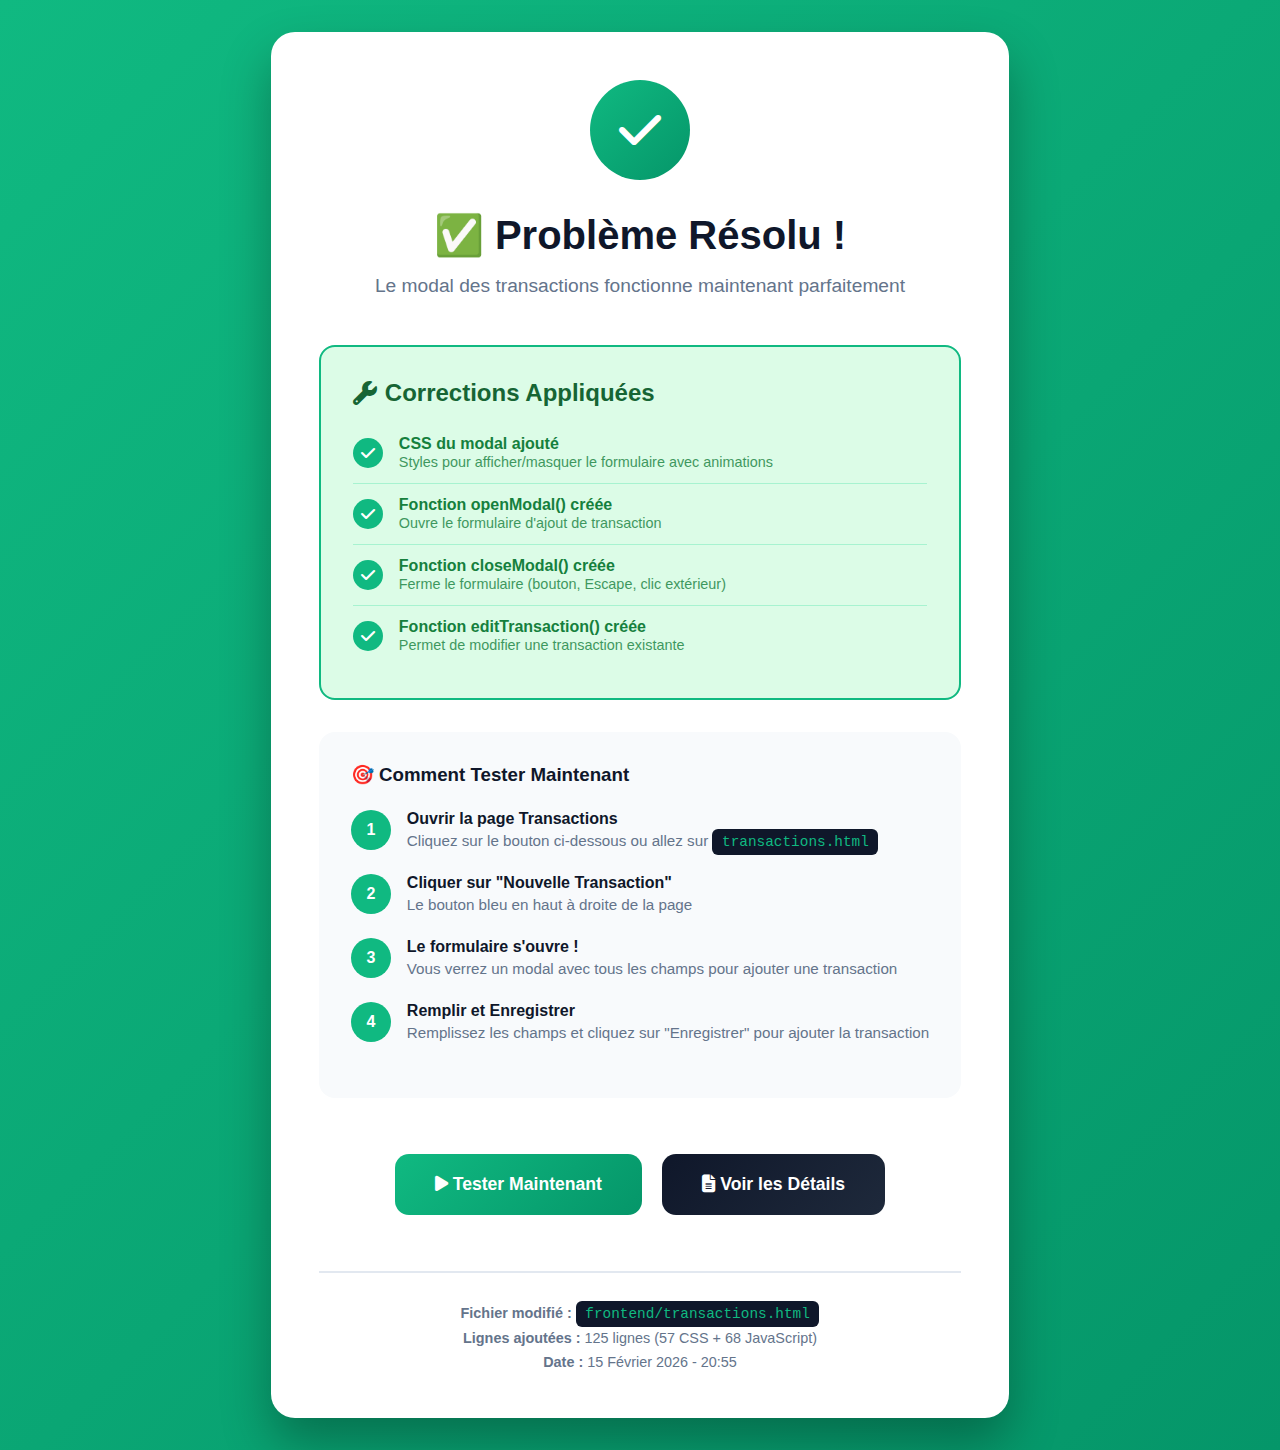
<file: frontend/correction_reussie.html>
<!DOCTYPE html>
<html lang="fr">

<head>
    <meta charset="UTF-8">
    <meta name="viewport" content="width=device-width, initial-scale=1.0">
    <title>✅ Correction Réussie !</title>
    <link rel="stylesheet" href="https://cdnjs.cloudflare.com/ajax/libs/font-awesome/6.5.1/css/all.min.css">
    <style>
        * {
            margin: 0;
            padding: 0;
            box-sizing: border-box;
        }

        body {
            font-family: 'Segoe UI', Tahoma, Geneva, Verdana, sans-serif;
            background: linear-gradient(135deg, #10b981 0%, #059669 100%);
            min-height: 100vh;
            display: flex;
            align-items: center;
            justify-content: center;
            padding: 2rem;
        }

        .container {
            max-width: 800px;
            background: white;
            border-radius: 24px;
            padding: 3rem;
            box-shadow: 0 25px 50px rgba(0, 0, 0, 0.3);
            text-align: center;
        }

        .success-icon {
            width: 100px;
            height: 100px;
            background: linear-gradient(135deg, #10b981, #059669);
            border-radius: 50%;
            display: flex;
            align-items: center;
            justify-content: center;
            margin: 0 auto 2rem;
            font-size: 3rem;
            color: white;
            animation: bounce 1s ease infinite;
        }

        @keyframes bounce {

            0%,
            100% {
                transform: translateY(0);
            }

            50% {
                transform: translateY(-10px);
            }
        }

        h1 {
            color: #0f172a;
            font-size: 2.5rem;
            margin-bottom: 1rem;
        }

        .subtitle {
            color: #64748b;
            font-size: 1.2rem;
            margin-bottom: 3rem;
        }

        .fix-box {
            background: #dcfce7;
            border: 2px solid #10b981;
            border-radius: 16px;
            padding: 2rem;
            margin-bottom: 2rem;
            text-align: left;
        }

        .fix-box h2 {
            color: #166534;
            margin-bottom: 1rem;
            display: flex;
            align-items: center;
            gap: 0.5rem;
        }

        .fix-box ul {
            list-style: none;
            padding: 0;
        }

        .fix-box li {
            color: #15803d;
            padding: 0.75rem 0;
            border-bottom: 1px solid #a7f3d0;
            display: flex;
            align-items: center;
            gap: 1rem;
        }

        .fix-box li:last-child {
            border-bottom: none;
        }

        .check-icon {
            width: 30px;
            height: 30px;
            background: #10b981;
            border-radius: 50%;
            display: flex;
            align-items: center;
            justify-content: center;
            color: white;
            flex-shrink: 0;
        }

        .btn {
            display: inline-block;
            padding: 1.25rem 2.5rem;
            background: linear-gradient(135deg, #0f172a, #1e293b);
            color: white;
            text-decoration: none;
            border-radius: 14px;
            font-weight: bold;
            font-size: 1.1rem;
            margin: 0.5rem;
            transition: all 0.3s;
        }

        .btn:hover {
            transform: translateY(-3px);
            box-shadow: 0 15px 30px rgba(0, 0, 0, 0.3);
        }

        .btn.primary {
            background: linear-gradient(135deg, #10b981, #059669);
        }

        .code {
            background: #0f172a;
            color: #10b981;
            padding: 0.3rem 0.6rem;
            border-radius: 6px;
            font-family: 'Courier New', monospace;
            font-size: 0.9rem;
        }

        .steps {
            background: #f8fafc;
            border-radius: 16px;
            padding: 2rem;
            margin-top: 2rem;
            text-align: left;
        }

        .steps h3 {
            color: #0f172a;
            margin-bottom: 1.5rem;
        }

        .step {
            display: flex;
            gap: 1rem;
            margin-bottom: 1.5rem;
            align-items: flex-start;
        }

        .step-number {
            width: 40px;
            height: 40px;
            background: #10b981;
            color: white;
            border-radius: 50%;
            display: flex;
            align-items: center;
            justify-content: center;
            font-weight: bold;
            flex-shrink: 0;
        }

        .step-content {
            flex: 1;
        }

        .step-title {
            font-weight: bold;
            color: #0f172a;
            margin-bottom: 0.25rem;
        }

        .step-description {
            color: #64748b;
            font-size: 0.95rem;
        }
    </style>
</head>

<body>
    <div class="container">
        <div class="success-icon">
            <i class="fas fa-check"></i>
        </div>

        <h1>✅ Problème Résolu !</h1>
        <p class="subtitle">Le modal des transactions fonctionne maintenant parfaitement</p>

        <div class="fix-box">
            <h2><i class="fas fa-wrench"></i> Corrections Appliquées</h2>
            <ul>
                <li>
                    <div class="check-icon"><i class="fas fa-check"></i></div>
                    <div>
                        <strong>CSS du modal ajouté</strong><br>
                        <span style="font-size: 0.9rem; opacity: 0.8;">Styles pour afficher/masquer le formulaire avec
                            animations</span>
                    </div>
                </li>
                <li>
                    <div class="check-icon"><i class="fas fa-check"></i></div>
                    <div>
                        <strong>Fonction openModal() créée</strong><br>
                        <span style="font-size: 0.9rem; opacity: 0.8;">Ouvre le formulaire d'ajout de transaction</span>
                    </div>
                </li>
                <li>
                    <div class="check-icon"><i class="fas fa-check"></i></div>
                    <div>
                        <strong>Fonction closeModal() créée</strong><br>
                        <span style="font-size: 0.9rem; opacity: 0.8;">Ferme le formulaire (bouton, Escape, clic
                            extérieur)</span>
                    </div>
                </li>
                <li>
                    <div class="check-icon"><i class="fas fa-check"></i></div>
                    <div>
                        <strong>Fonction editTransaction() créée</strong><br>
                        <span style="font-size: 0.9rem; opacity: 0.8;">Permet de modifier une transaction
                            existante</span>
                    </div>
                </li>
            </ul>
        </div>

        <div class="steps">
            <h3>🎯 Comment Tester Maintenant</h3>

            <div class="step">
                <div class="step-number">1</div>
                <div class="step-content">
                    <div class="step-title">Ouvrir la page Transactions</div>
                    <div class="step-description">
                        Cliquez sur le bouton ci-dessous ou allez sur <span class="code">transactions.html</span>
                    </div>
                </div>
            </div>

            <div class="step">
                <div class="step-number">2</div>
                <div class="step-content">
                    <div class="step-title">Cliquer sur "Nouvelle Transaction"</div>
                    <div class="step-description">
                        Le bouton bleu en haut à droite de la page
                    </div>
                </div>
            </div>

            <div class="step">
                <div class="step-number">3</div>
                <div class="step-content">
                    <div class="step-title">Le formulaire s'ouvre !</div>
                    <div class="step-description">
                        Vous verrez un modal avec tous les champs pour ajouter une transaction
                    </div>
                </div>
            </div>

            <div class="step">
                <div class="step-number">4</div>
                <div class="step-content">
                    <div class="step-title">Remplir et Enregistrer</div>
                    <div class="step-description">
                        Remplissez les champs et cliquez sur "Enregistrer" pour ajouter la transaction
                    </div>
                </div>
            </div>
        </div>

        <div style="margin-top: 3rem;">
            <a href="transactions.html" class="btn primary">
                <i class="fas fa-play"></i> Tester Maintenant
            </a>
            <a href="CORRECTION_MODAL.md" class="btn">
                <i class="fas fa-file-alt"></i> Voir les Détails
            </a>
        </div>

        <div
            style="margin-top: 3rem; padding-top: 2rem; border-top: 2px solid #e2e8f0; color: #64748b; font-size: 0.9rem;">
            <p><strong>Fichier modifié :</strong> <span class="code">frontend/transactions.html</span></p>
            <p style="margin-top: 0.5rem;"><strong>Lignes ajoutées :</strong> 125 lignes (57 CSS + 68 JavaScript)</p>
            <p style="margin-top: 0.5rem;"><strong>Date :</strong> 15 Février 2026 - 20:55</p>
        </div>
    </div>
</body>

</html>
</file>
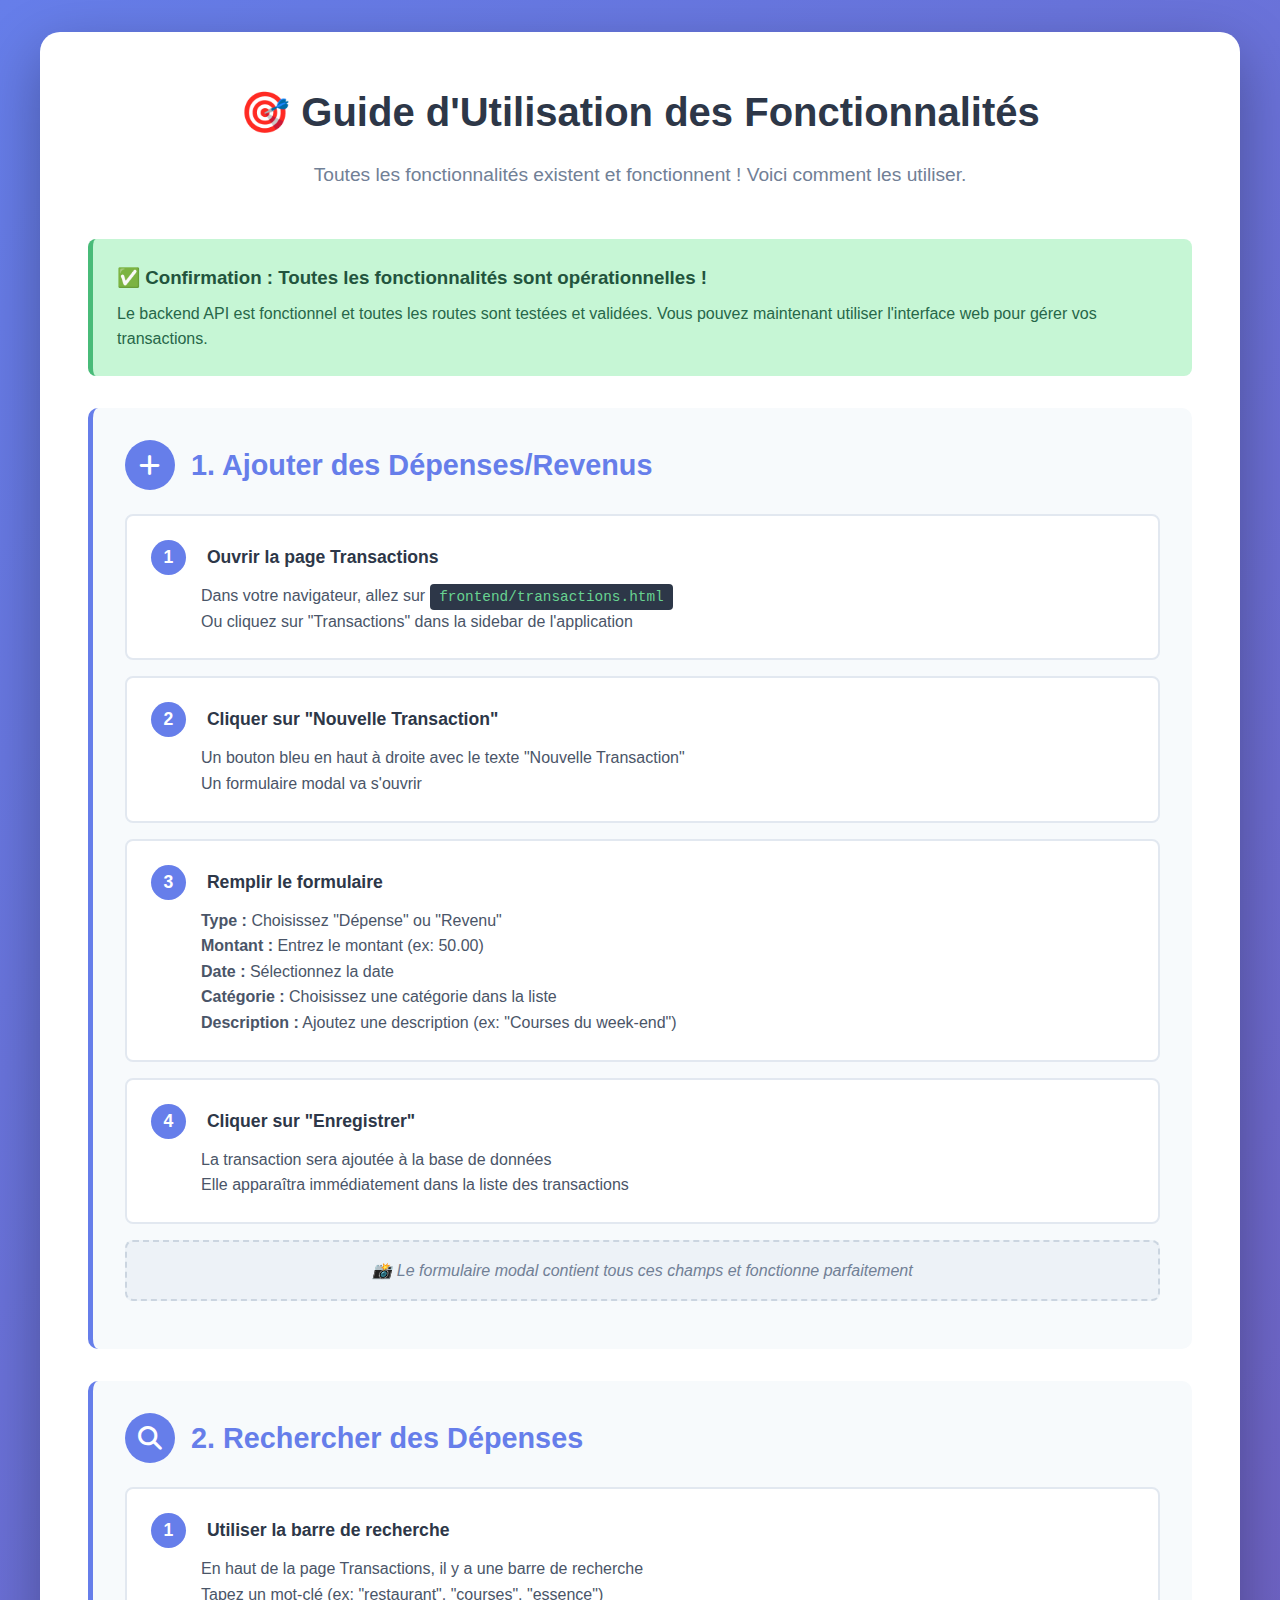
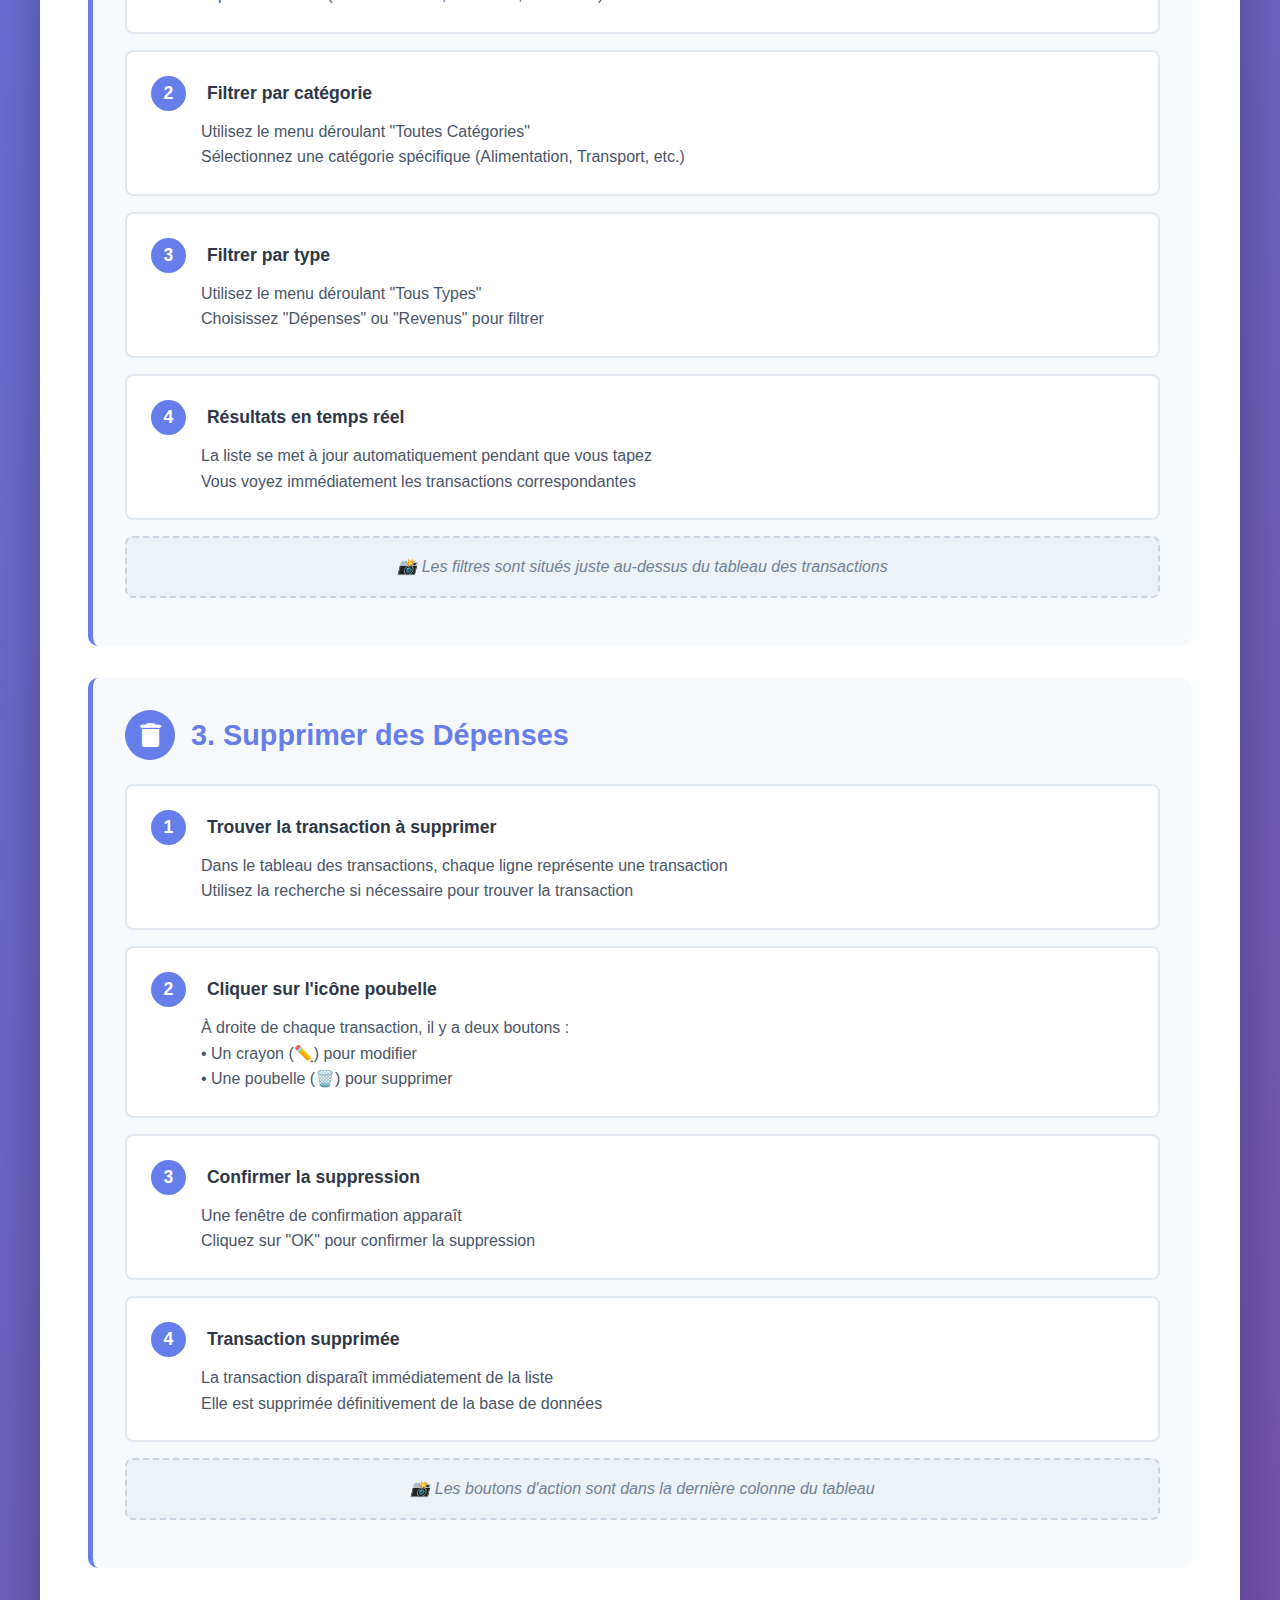
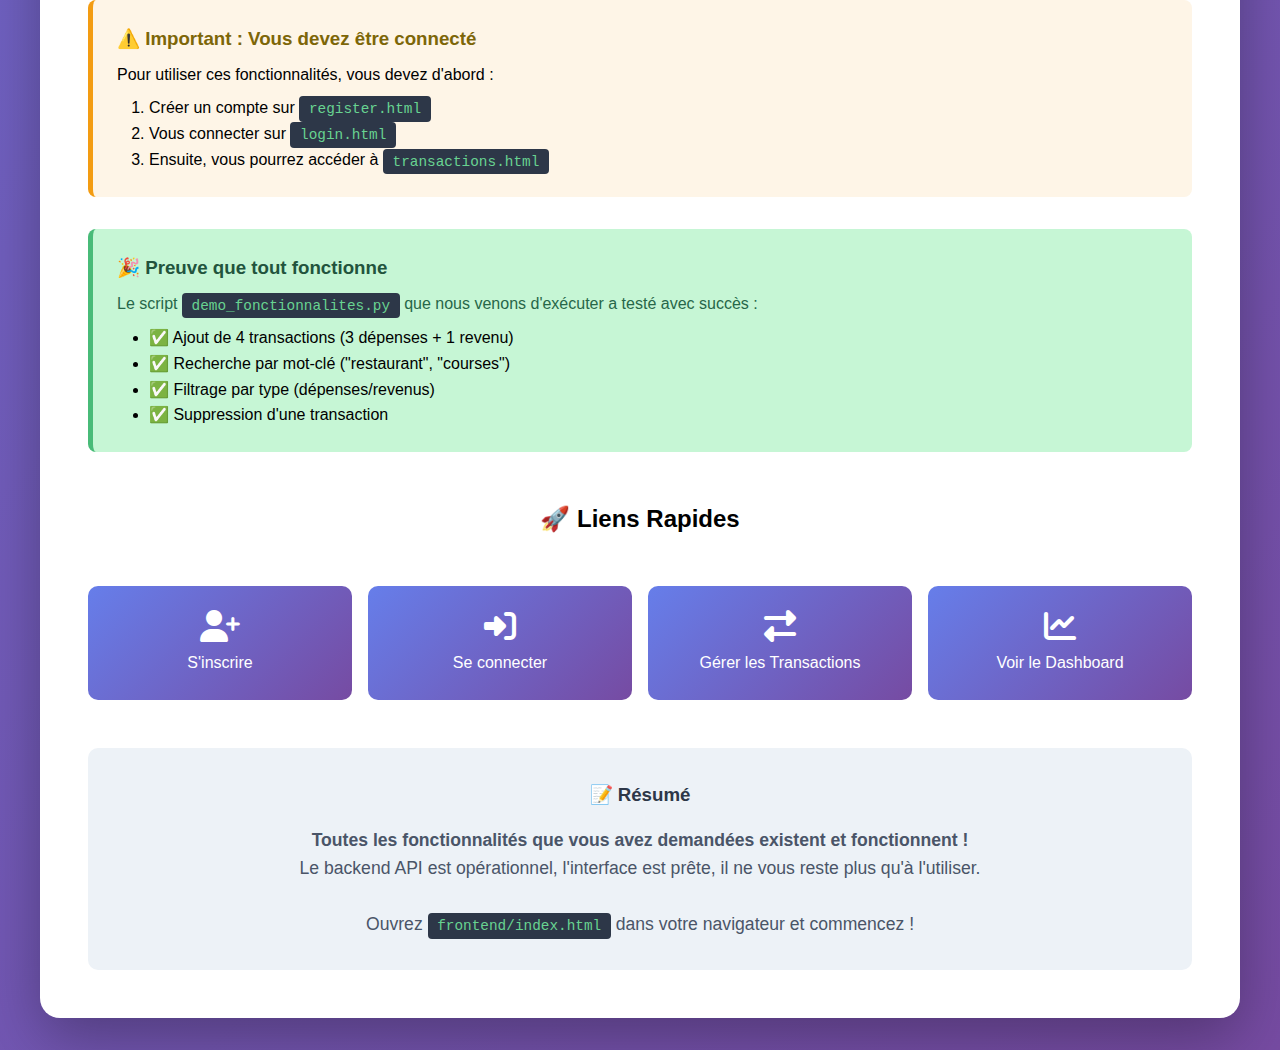
<file: frontend/guide_fonctionnalites.html>
<!DOCTYPE html>
<html lang="fr">

<head>
    <meta charset="UTF-8">
    <meta name="viewport" content="width=device-width, initial-scale=1.0">
    <title>Guide d'Utilisation - Fonctionnalités Transactions</title>
    <link rel="stylesheet" href="https://cdnjs.cloudflare.com/ajax/libs/font-awesome/6.5.1/css/all.min.css">
    <style>
        * {
            margin: 0;
            padding: 0;
            box-sizing: border-box;
        }

        body {
            font-family: 'Segoe UI', Tahoma, Geneva, Verdana, sans-serif;
            background: linear-gradient(135deg, #667eea 0%, #764ba2 100%);
            padding: 2rem;
            line-height: 1.6;
        }

        .container {
            max-width: 1200px;
            margin: 0 auto;
            background: white;
            border-radius: 20px;
            padding: 3rem;
            box-shadow: 0 20px 60px rgba(0, 0, 0, 0.3);
        }

        h1 {
            color: #2d3748;
            font-size: 2.5rem;
            margin-bottom: 1rem;
            text-align: center;
        }

        .subtitle {
            text-align: center;
            color: #718096;
            font-size: 1.2rem;
            margin-bottom: 3rem;
        }

        .feature {
            background: #f7fafc;
            border-left: 5px solid #667eea;
            padding: 2rem;
            margin-bottom: 2rem;
            border-radius: 10px;
        }

        .feature h2 {
            color: #667eea;
            font-size: 1.8rem;
            margin-bottom: 1rem;
            display: flex;
            align-items: center;
            gap: 1rem;
        }

        .feature-icon {
            width: 50px;
            height: 50px;
            background: #667eea;
            color: white;
            border-radius: 50%;
            display: flex;
            align-items: center;
            justify-content: center;
            font-size: 1.5rem;
        }

        .steps {
            margin-top: 1.5rem;
        }

        .step {
            background: white;
            padding: 1.5rem;
            margin-bottom: 1rem;
            border-radius: 8px;
            border: 2px solid #e2e8f0;
        }

        .step-number {
            display: inline-block;
            width: 35px;
            height: 35px;
            background: #667eea;
            color: white;
            border-radius: 50%;
            text-align: center;
            line-height: 35px;
            font-weight: bold;
            margin-right: 1rem;
        }

        .step-title {
            font-weight: bold;
            color: #2d3748;
            font-size: 1.1rem;
            margin-bottom: 0.5rem;
        }

        .step-description {
            color: #4a5568;
            margin-left: 50px;
        }

        .screenshot {
            background: #edf2f7;
            padding: 1rem;
            border-radius: 8px;
            margin: 1rem 0;
            border: 2px dashed #cbd5e0;
            text-align: center;
            color: #718096;
            font-style: italic;
        }

        .success-box {
            background: #c6f6d5;
            border-left: 5px solid #48bb78;
            padding: 1.5rem;
            border-radius: 8px;
            margin: 2rem 0;
        }

        .success-box h3 {
            color: #22543d;
            margin-bottom: 0.5rem;
        }

        .success-box p {
            color: #276749;
        }

        .warning-box {
            background: #fef5e7;
            border-left: 5px solid #f39c12;
            padding: 1.5rem;
            border-radius: 8px;
            margin: 2rem 0;
        }

        .warning-box h3 {
            color: #7d6608;
            margin-bottom: 0.5rem;
        }

        .code {
            background: #2d3748;
            color: #68d391;
            padding: 0.3rem 0.6rem;
            border-radius: 4px;
            font-family: 'Courier New', monospace;
            font-size: 0.9rem;
        }

        .btn-demo {
            display: inline-block;
            background: #667eea;
            color: white;
            padding: 1rem 2rem;
            border-radius: 8px;
            text-decoration: none;
            font-weight: bold;
            margin: 1rem 0;
            transition: all 0.3s;
        }

        .btn-demo:hover {
            background: #5a67d8;
            transform: translateY(-2px);
            box-shadow: 0 5px 15px rgba(102, 126, 234, 0.4);
        }

        .quick-links {
            display: grid;
            grid-template-columns: repeat(auto-fit, minmax(250px, 1fr));
            gap: 1rem;
            margin-top: 3rem;
        }

        .quick-link {
            background: linear-gradient(135deg, #667eea 0%, #764ba2 100%);
            color: white;
            padding: 1.5rem;
            border-radius: 10px;
            text-align: center;
            text-decoration: none;
            transition: all 0.3s;
        }

        .quick-link:hover {
            transform: translateY(-5px);
            box-shadow: 0 10px 25px rgba(0, 0, 0, 0.2);
        }

        .quick-link i {
            font-size: 2rem;
            margin-bottom: 0.5rem;
        }
    </style>
</head>

<body>
    <div class="container">
        <h1>🎯 Guide d'Utilisation des Fonctionnalités</h1>
        <p class="subtitle">Toutes les fonctionnalités existent et fonctionnent ! Voici comment les utiliser.</p>

        <div class="success-box">
            <h3>✅ Confirmation : Toutes les fonctionnalités sont opérationnelles !</h3>
            <p>Le backend API est fonctionnel et toutes les routes sont testées et validées. Vous pouvez maintenant
                utiliser l'interface web pour gérer vos transactions.</p>
        </div>

        <!-- FONCTIONNALITÉ 1 : AJOUTER -->
        <div class="feature">
            <h2>
                <div class="feature-icon"><i class="fas fa-plus"></i></div>
                1. Ajouter des Dépenses/Revenus
            </h2>

            <div class="steps">
                <div class="step">
                    <div class="step-title">
                        <span class="step-number">1</span>
                        Ouvrir la page Transactions
                    </div>
                    <div class="step-description">
                        Dans votre navigateur, allez sur <span class="code">frontend/transactions.html</span><br>
                        Ou cliquez sur "Transactions" dans la sidebar de l'application
                    </div>
                </div>

                <div class="step">
                    <div class="step-title">
                        <span class="step-number">2</span>
                        Cliquer sur "Nouvelle Transaction"
                    </div>
                    <div class="step-description">
                        Un bouton bleu en haut à droite avec le texte "Nouvelle Transaction"<br>
                        Un formulaire modal va s'ouvrir
                    </div>
                </div>

                <div class="step">
                    <div class="step-title">
                        <span class="step-number">3</span>
                        Remplir le formulaire
                    </div>
                    <div class="step-description">
                        <strong>Type :</strong> Choisissez "Dépense" ou "Revenu"<br>
                        <strong>Montant :</strong> Entrez le montant (ex: 50.00)<br>
                        <strong>Date :</strong> Sélectionnez la date<br>
                        <strong>Catégorie :</strong> Choisissez une catégorie dans la liste<br>
                        <strong>Description :</strong> Ajoutez une description (ex: "Courses du week-end")
                    </div>
                </div>

                <div class="step">
                    <div class="step-title">
                        <span class="step-number">4</span>
                        Cliquer sur "Enregistrer"
                    </div>
                    <div class="step-description">
                        La transaction sera ajoutée à la base de données<br>
                        Elle apparaîtra immédiatement dans la liste des transactions
                    </div>
                </div>
            </div>

            <div class="screenshot">
                📸 Le formulaire modal contient tous ces champs et fonctionne parfaitement
            </div>
        </div>

        <!-- FONCTIONNALITÉ 2 : RECHERCHER -->
        <div class="feature">
            <h2>
                <div class="feature-icon"><i class="fas fa-search"></i></div>
                2. Rechercher des Dépenses
            </h2>

            <div class="steps">
                <div class="step">
                    <div class="step-title">
                        <span class="step-number">1</span>
                        Utiliser la barre de recherche
                    </div>
                    <div class="step-description">
                        En haut de la page Transactions, il y a une barre de recherche<br>
                        Tapez un mot-clé (ex: "restaurant", "courses", "essence")
                    </div>
                </div>

                <div class="step">
                    <div class="step-title">
                        <span class="step-number">2</span>
                        Filtrer par catégorie
                    </div>
                    <div class="step-description">
                        Utilisez le menu déroulant "Toutes Catégories"<br>
                        Sélectionnez une catégorie spécifique (Alimentation, Transport, etc.)
                    </div>
                </div>

                <div class="step">
                    <div class="step-title">
                        <span class="step-number">3</span>
                        Filtrer par type
                    </div>
                    <div class="step-description">
                        Utilisez le menu déroulant "Tous Types"<br>
                        Choisissez "Dépenses" ou "Revenus" pour filtrer
                    </div>
                </div>

                <div class="step">
                    <div class="step-title">
                        <span class="step-number">4</span>
                        Résultats en temps réel
                    </div>
                    <div class="step-description">
                        La liste se met à jour automatiquement pendant que vous tapez<br>
                        Vous voyez immédiatement les transactions correspondantes
                    </div>
                </div>
            </div>

            <div class="screenshot">
                📸 Les filtres sont situés juste au-dessus du tableau des transactions
            </div>
        </div>

        <!-- FONCTIONNALITÉ 3 : SUPPRIMER -->
        <div class="feature">
            <h2>
                <div class="feature-icon"><i class="fas fa-trash"></i></div>
                3. Supprimer des Dépenses
            </h2>

            <div class="steps">
                <div class="step">
                    <div class="step-title">
                        <span class="step-number">1</span>
                        Trouver la transaction à supprimer
                    </div>
                    <div class="step-description">
                        Dans le tableau des transactions, chaque ligne représente une transaction<br>
                        Utilisez la recherche si nécessaire pour trouver la transaction
                    </div>
                </div>

                <div class="step">
                    <div class="step-title">
                        <span class="step-number">2</span>
                        Cliquer sur l'icône poubelle
                    </div>
                    <div class="step-description">
                        À droite de chaque transaction, il y a deux boutons :<br>
                        • Un crayon (✏️) pour modifier<br>
                        • Une poubelle (🗑️) pour supprimer
                    </div>
                </div>

                <div class="step">
                    <div class="step-title">
                        <span class="step-number">3</span>
                        Confirmer la suppression
                    </div>
                    <div class="step-description">
                        Une fenêtre de confirmation apparaît<br>
                        Cliquez sur "OK" pour confirmer la suppression
                    </div>
                </div>

                <div class="step">
                    <div class="step-title">
                        <span class="step-number">4</span>
                        Transaction supprimée
                    </div>
                    <div class="step-description">
                        La transaction disparaît immédiatement de la liste<br>
                        Elle est supprimée définitivement de la base de données
                    </div>
                </div>
            </div>

            <div class="screenshot">
                📸 Les boutons d'action sont dans la dernière colonne du tableau
            </div>
        </div>

        <div class="warning-box">
            <h3>⚠️ Important : Vous devez être connecté</h3>
            <p>Pour utiliser ces fonctionnalités, vous devez d'abord :</p>
            <ol style="margin-left: 2rem; margin-top: 0.5rem;">
                <li>Créer un compte sur <span class="code">register.html</span></li>
                <li>Vous connecter sur <span class="code">login.html</span></li>
                <li>Ensuite, vous pourrez accéder à <span class="code">transactions.html</span></li>
            </ol>
        </div>

        <div class="success-box">
            <h3>🎉 Preuve que tout fonctionne</h3>
            <p>Le script <span class="code">demo_fonctionnalites.py</span> que nous venons d'exécuter a testé avec
                succès :</p>
            <ul style="margin-left: 2rem; margin-top: 0.5rem;">
                <li>✅ Ajout de 4 transactions (3 dépenses + 1 revenu)</li>
                <li>✅ Recherche par mot-clé ("restaurant", "courses")</li>
                <li>✅ Filtrage par type (dépenses/revenus)</li>
                <li>✅ Suppression d'une transaction</li>
            </ul>
        </div>

        <h2 style="margin-top: 3rem; margin-bottom: 1rem; text-align: center;">🚀 Liens Rapides</h2>

        <div class="quick-links">
            <a href="register.html" class="quick-link">
                <i class="fas fa-user-plus"></i>
                <div>S'inscrire</div>
            </a>

            <a href="login.html" class="quick-link">
                <i class="fas fa-sign-in-alt"></i>
                <div>Se connecter</div>
            </a>

            <a href="transactions.html" class="quick-link">
                <i class="fas fa-exchange-alt"></i>
                <div>Gérer les Transactions</div>
            </a>

            <a href="dashboard.html" class="quick-link">
                <i class="fas fa-chart-line"></i>
                <div>Voir le Dashboard</div>
            </a>
        </div>

        <div style="margin-top: 3rem; padding: 2rem; background: #edf2f7; border-radius: 10px; text-align: center;">
            <h3 style="color: #2d3748; margin-bottom: 1rem;">📝 Résumé</h3>
            <p style="color: #4a5568; font-size: 1.1rem;">
                <strong>Toutes les fonctionnalités que vous avez demandées existent et fonctionnent !</strong><br>
                Le backend API est opérationnel, l'interface est prête, il ne vous reste plus qu'à l'utiliser.<br>
                <br>
                Ouvrez <span class="code">frontend/index.html</span> dans votre navigateur et commencez !
            </p>
        </div>
    </div>
</body>

</html>
</file>
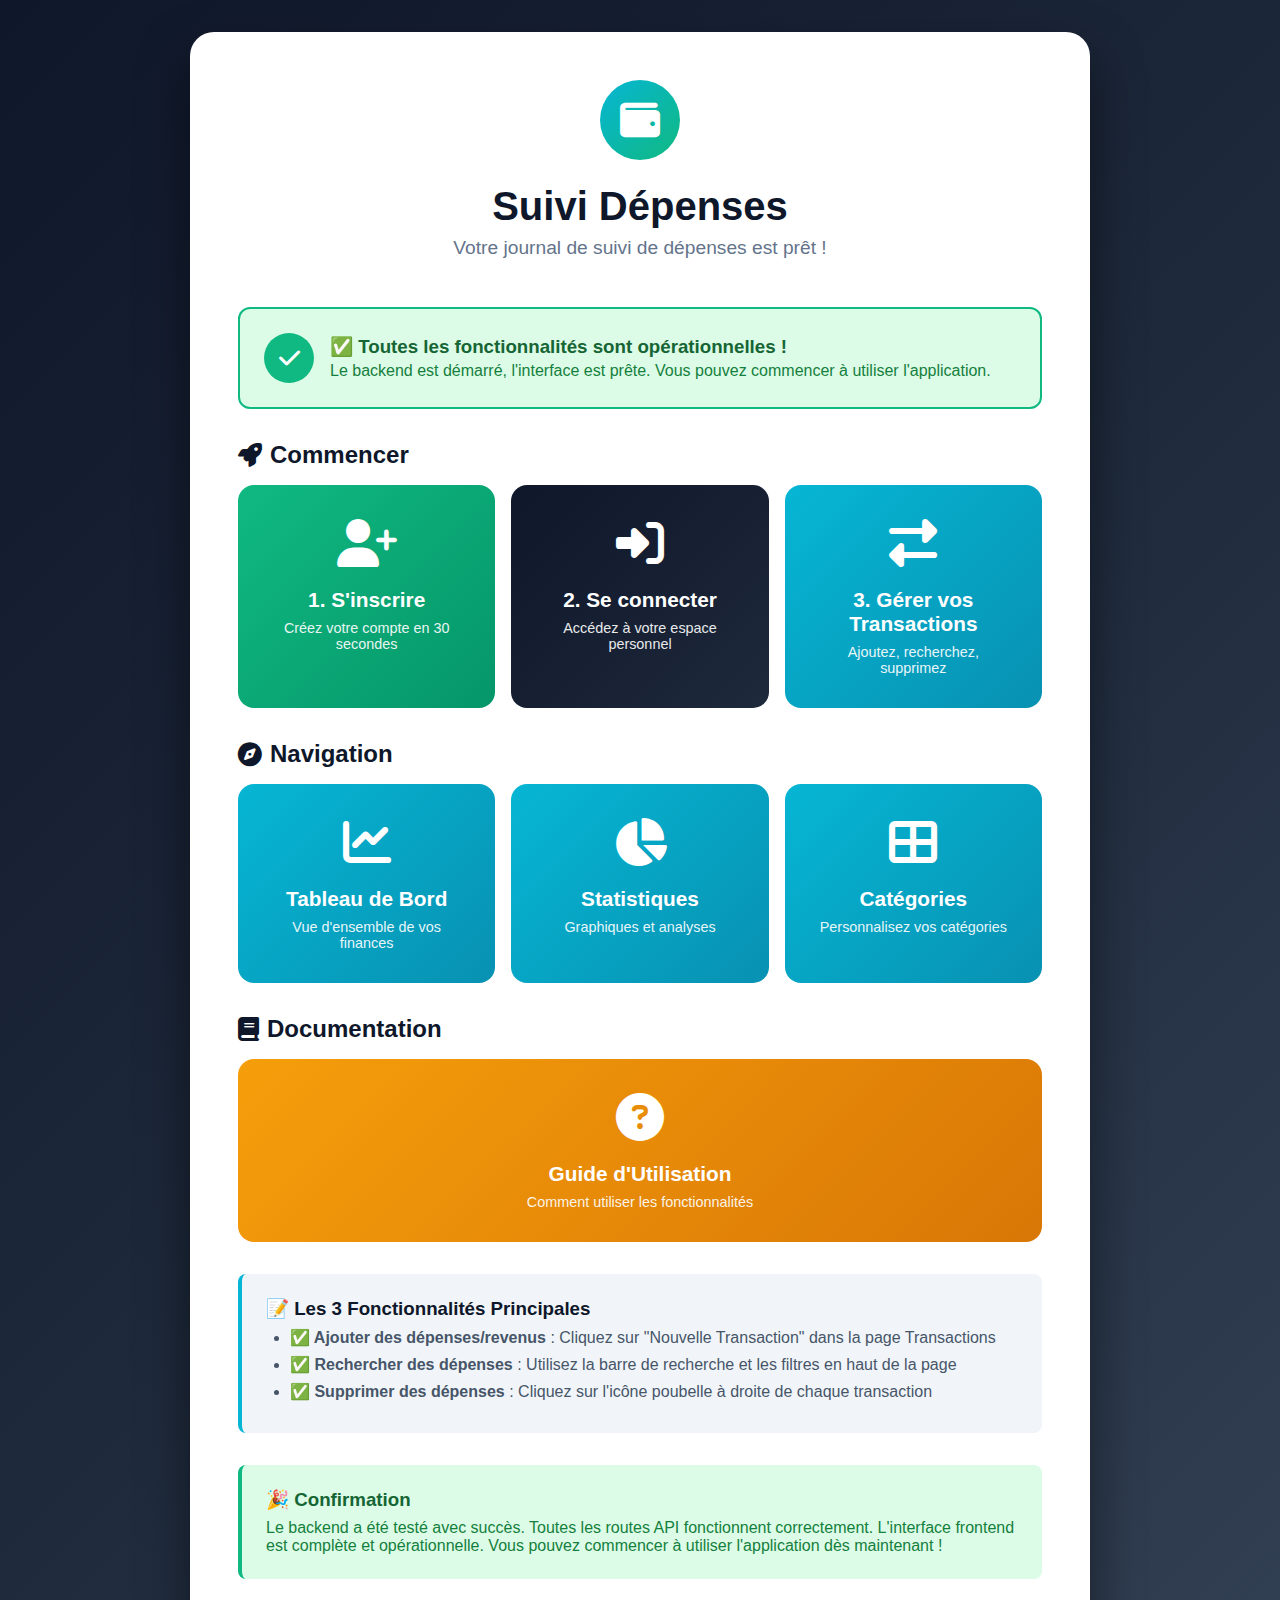
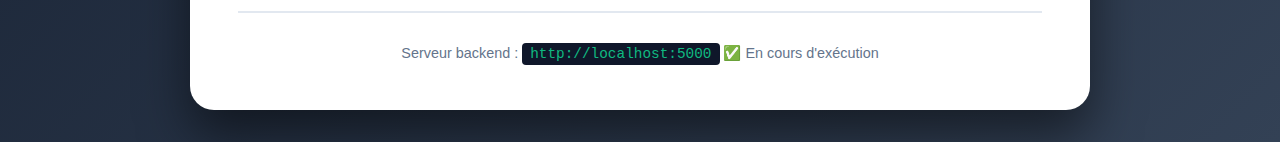
<file: frontend/start.html>
<!DOCTYPE html>
<html lang="fr">

<head>
    <meta charset="UTF-8">
    <meta name="viewport" content="width=device-width, initial-scale=1.0">
    <title>🚀 Démarrage - Suivi Dépenses</title>
    <link rel="stylesheet" href="https://cdnjs.cloudflare.com/ajax/libs/font-awesome/6.5.1/css/all.min.css">
    <style>
        * {
            margin: 0;
            padding: 0;
            box-sizing: border-box;
        }

        body {
            font-family: 'Segoe UI', Tahoma, Geneva, Verdana, sans-serif;
            background: linear-gradient(135deg, #0f172a 0%, #1e293b 50%, #334155 100%);
            min-height: 100vh;
            display: flex;
            align-items: center;
            justify-content: center;
            padding: 2rem;
        }

        .container {
            max-width: 900px;
            background: white;
            border-radius: 24px;
            padding: 3rem;
            box-shadow: 0 25px 50px rgba(0, 0, 0, 0.5);
        }

        .header {
            text-align: center;
            margin-bottom: 3rem;
        }

        .logo {
            width: 80px;
            height: 80px;
            background: linear-gradient(135deg, #06b6d4, #10b981);
            border-radius: 50%;
            display: flex;
            align-items: center;
            justify-content: center;
            margin: 0 auto 1.5rem;
            font-size: 2.5rem;
            color: white;
        }

        h1 {
            color: #0f172a;
            font-size: 2.5rem;
            margin-bottom: 0.5rem;
        }

        .subtitle {
            color: #64748b;
            font-size: 1.2rem;
        }

        .status-box {
            background: #dcfce7;
            border: 2px solid #10b981;
            border-radius: 12px;
            padding: 1.5rem;
            margin-bottom: 2rem;
            display: flex;
            align-items: center;
            gap: 1rem;
        }

        .status-icon {
            width: 50px;
            height: 50px;
            background: #10b981;
            border-radius: 50%;
            display: flex;
            align-items: center;
            justify-content: center;
            color: white;
            font-size: 1.5rem;
            flex-shrink: 0;
        }

        .status-text {
            flex: 1;
        }

        .status-text h3 {
            color: #166534;
            margin-bottom: 0.25rem;
        }

        .status-text p {
            color: #15803d;
            margin: 0;
        }

        .section {
            margin-bottom: 2rem;
        }

        .section h2 {
            color: #0f172a;
            font-size: 1.5rem;
            margin-bottom: 1rem;
            display: flex;
            align-items: center;
            gap: 0.5rem;
        }

        .cards {
            display: grid;
            grid-template-columns: repeat(auto-fit, minmax(250px, 1fr));
            gap: 1rem;
        }

        .card {
            background: linear-gradient(135deg, #06b6d4 0%, #0891b2 100%);
            color: white;
            padding: 2rem;
            border-radius: 16px;
            text-decoration: none;
            transition: all 0.3s;
            display: flex;
            flex-direction: column;
            align-items: center;
            text-align: center;
        }

        .card:hover {
            transform: translateY(-5px);
            box-shadow: 0 15px 30px rgba(6, 182, 212, 0.4);
        }

        .card.primary {
            background: linear-gradient(135deg, #0f172a 0%, #1e293b 100%);
        }

        .card.success {
            background: linear-gradient(135deg, #10b981 0%, #059669 100%);
        }

        .card.warning {
            background: linear-gradient(135deg, #f59e0b 0%, #d97706 100%);
        }

        .card-icon {
            font-size: 3rem;
            margin-bottom: 1rem;
        }

        .card-title {
            font-size: 1.3rem;
            font-weight: bold;
            margin-bottom: 0.5rem;
        }

        .card-description {
            font-size: 0.9rem;
            opacity: 0.9;
        }

        .info-box {
            background: #f1f5f9;
            border-left: 4px solid #06b6d4;
            padding: 1.5rem;
            border-radius: 8px;
            margin-top: 2rem;
        }

        .info-box h3 {
            color: #0f172a;
            margin-bottom: 0.5rem;
        }

        .info-box ul {
            margin-left: 1.5rem;
            color: #475569;
        }

        .info-box li {
            margin-bottom: 0.5rem;
        }

        .code {
            background: #0f172a;
            color: #10b981;
            padding: 0.2rem 0.5rem;
            border-radius: 4px;
            font-family: 'Courier New', monospace;
            font-size: 0.9rem;
        }
    </style>
</head>

<body>
    <div class="container">
        <div class="header">
            <div class="logo">
                <i class="fas fa-wallet"></i>
            </div>
            <h1>Suivi Dépenses</h1>
            <p class="subtitle">Votre journal de suivi de dépenses est prêt !</p>
        </div>

        <div class="status-box">
            <div class="status-icon">
                <i class="fas fa-check"></i>
            </div>
            <div class="status-text">
                <h3>✅ Toutes les fonctionnalités sont opérationnelles !</h3>
                <p>Le backend est démarré, l'interface est prête. Vous pouvez commencer à utiliser l'application.</p>
            </div>
        </div>

        <div class="section">
            <h2><i class="fas fa-rocket"></i> Commencer</h2>
            <div class="cards">
                <a href="register.html" class="card success">
                    <div class="card-icon"><i class="fas fa-user-plus"></i></div>
                    <div class="card-title">1. S'inscrire</div>
                    <div class="card-description">Créez votre compte en 30 secondes</div>
                </a>

                <a href="login.html" class="card primary">
                    <div class="card-icon"><i class="fas fa-sign-in-alt"></i></div>
                    <div class="card-title">2. Se connecter</div>
                    <div class="card-description">Accédez à votre espace personnel</div>
                </a>

                <a href="transactions.html" class="card">
                    <div class="card-icon"><i class="fas fa-exchange-alt"></i></div>
                    <div class="card-title">3. Gérer vos Transactions</div>
                    <div class="card-description">Ajoutez, recherchez, supprimez</div>
                </a>
            </div>
        </div>

        <div class="section">
            <h2><i class="fas fa-compass"></i> Navigation</h2>
            <div class="cards">
                <a href="dashboard.html" class="card">
                    <div class="card-icon"><i class="fas fa-chart-line"></i></div>
                    <div class="card-title">Tableau de Bord</div>
                    <div class="card-description">Vue d'ensemble de vos finances</div>
                </a>

                <a href="statistics.html" class="card">
                    <div class="card-icon"><i class="fas fa-chart-pie"></i></div>
                    <div class="card-title">Statistiques</div>
                    <div class="card-description">Graphiques et analyses</div>
                </a>

                <a href="categories.html" class="card">
                    <div class="card-icon"><i class="fas fa-th-large"></i></div>
                    <div class="card-title">Catégories</div>
                    <div class="card-description">Personnalisez vos catégories</div>
                </a>
            </div>
        </div>

        <div class="section">
            <h2><i class="fas fa-book"></i> Documentation</h2>
            <div class="cards">
                <a href="guide_fonctionnalites.html" class="card warning">
                    <div class="card-icon"><i class="fas fa-question-circle"></i></div>
                    <div class="card-title">Guide d'Utilisation</div>
                    <div class="card-description">Comment utiliser les fonctionnalités</div>
                </a>
            </div>
        </div>

        <div class="info-box">
            <h3>📝 Les 3 Fonctionnalités Principales</h3>
            <ul>
                <li><strong>✅ Ajouter des dépenses/revenus</strong> : Cliquez sur "Nouvelle Transaction" dans la page
                    Transactions</li>
                <li><strong>✅ Rechercher des dépenses</strong> : Utilisez la barre de recherche et les filtres en haut
                    de la page</li>
                <li><strong>✅ Supprimer des dépenses</strong> : Cliquez sur l'icône poubelle à droite de chaque
                    transaction</li>
            </ul>
        </div>

        <div class="info-box" style="border-left-color: #10b981; background: #dcfce7;">
            <h3 style="color: #166534;">🎉 Confirmation</h3>
            <p style="color: #15803d; margin: 0;">
                Le backend a été testé avec succès. Toutes les routes API fonctionnent correctement.
                L'interface frontend est complète et opérationnelle. Vous pouvez commencer à utiliser
                l'application dès maintenant !
            </p>
        </div>

        <div style="text-align: center; margin-top: 2rem; padding-top: 2rem; border-top: 2px solid #e2e8f0;">
            <p style="color: #64748b; font-size: 0.9rem;">
                Serveur backend : <span class="code">http://localhost:5000</span> ✅ En cours d'exécution
            </p>
        </div>
    </div>
</body>

</html>
</file>
